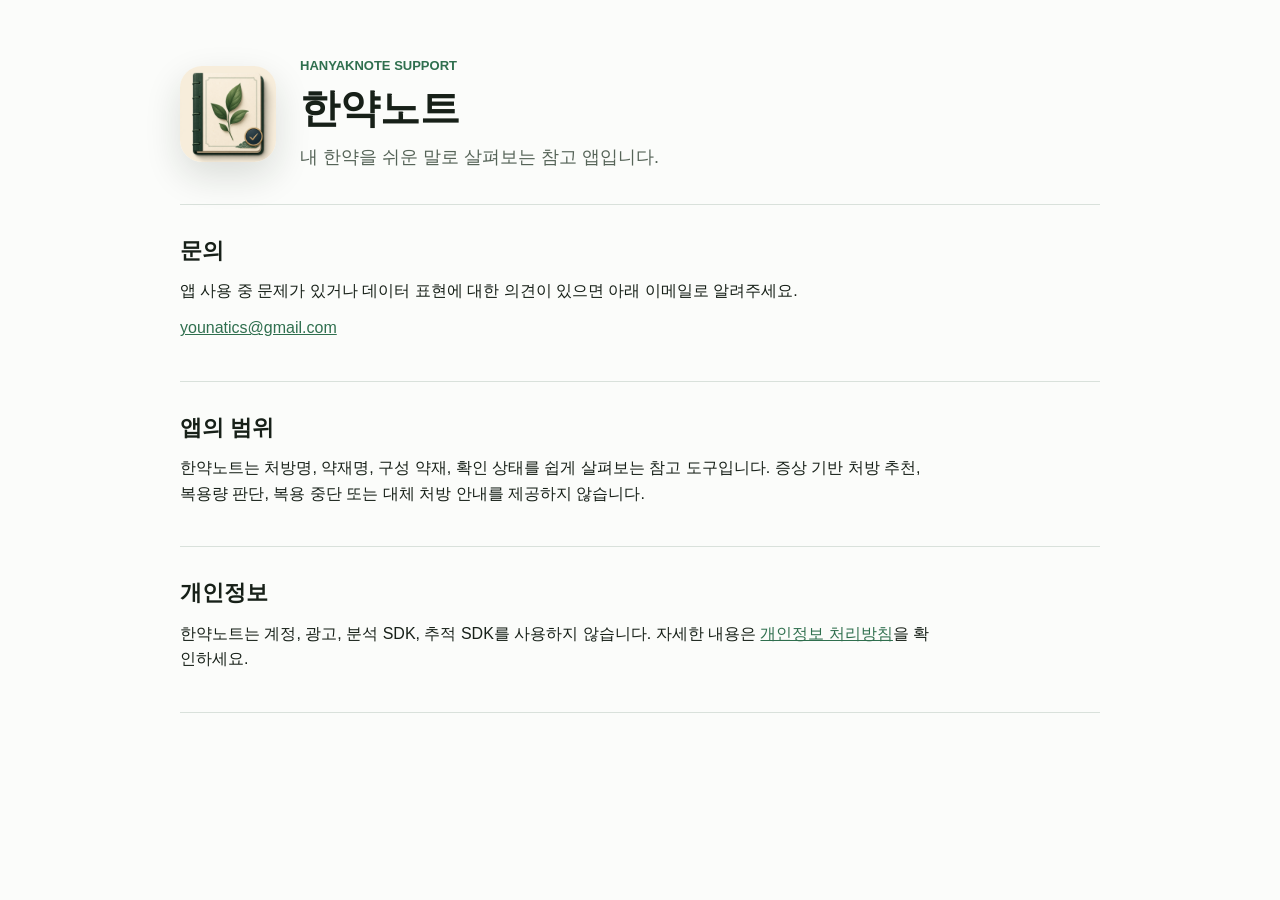
<file: index.html>
<!doctype html>
<html lang="ko">
<head>
  <meta charset="utf-8">
  <meta name="viewport" content="width=device-width, initial-scale=1">
  <title>한약노트 지원</title>
  <link rel="stylesheet" href="styles.css">
</head>
<body>
  <main class="page">
    <header class="hero">
      <img class="icon" src="assets/icon.png" alt="한약노트 앱 아이콘">
      <div>
        <p class="eyebrow">HanyakNote Support</p>
        <h1>한약노트</h1>
        <p class="lead">내 한약을 쉬운 말로 살펴보는 참고 앱입니다.</p>
      </div>
    </header>

    <section>
      <h2>문의</h2>
      <p>앱 사용 중 문제가 있거나 데이터 표현에 대한 의견이 있으면 아래 이메일로 알려주세요.</p>
      <p><a href="mailto:younatics@gmail.com">younatics@gmail.com</a></p>
    </section>

    <section>
      <h2>앱의 범위</h2>
      <p>한약노트는 처방명, 약재명, 구성 약재, 확인 상태를 쉽게 살펴보는 참고 도구입니다. 증상 기반 처방 추천, 복용량 판단, 복용 중단 또는 대체 처방 안내를 제공하지 않습니다.</p>
    </section>

    <section>
      <h2>개인정보</h2>
      <p>한약노트는 계정, 광고, 분석 SDK, 추적 SDK를 사용하지 않습니다. 자세한 내용은 <a href="privacy.html">개인정보 처리방침</a>을 확인하세요.</p>
    </section>
  </main>
</body>
</html>
</file>
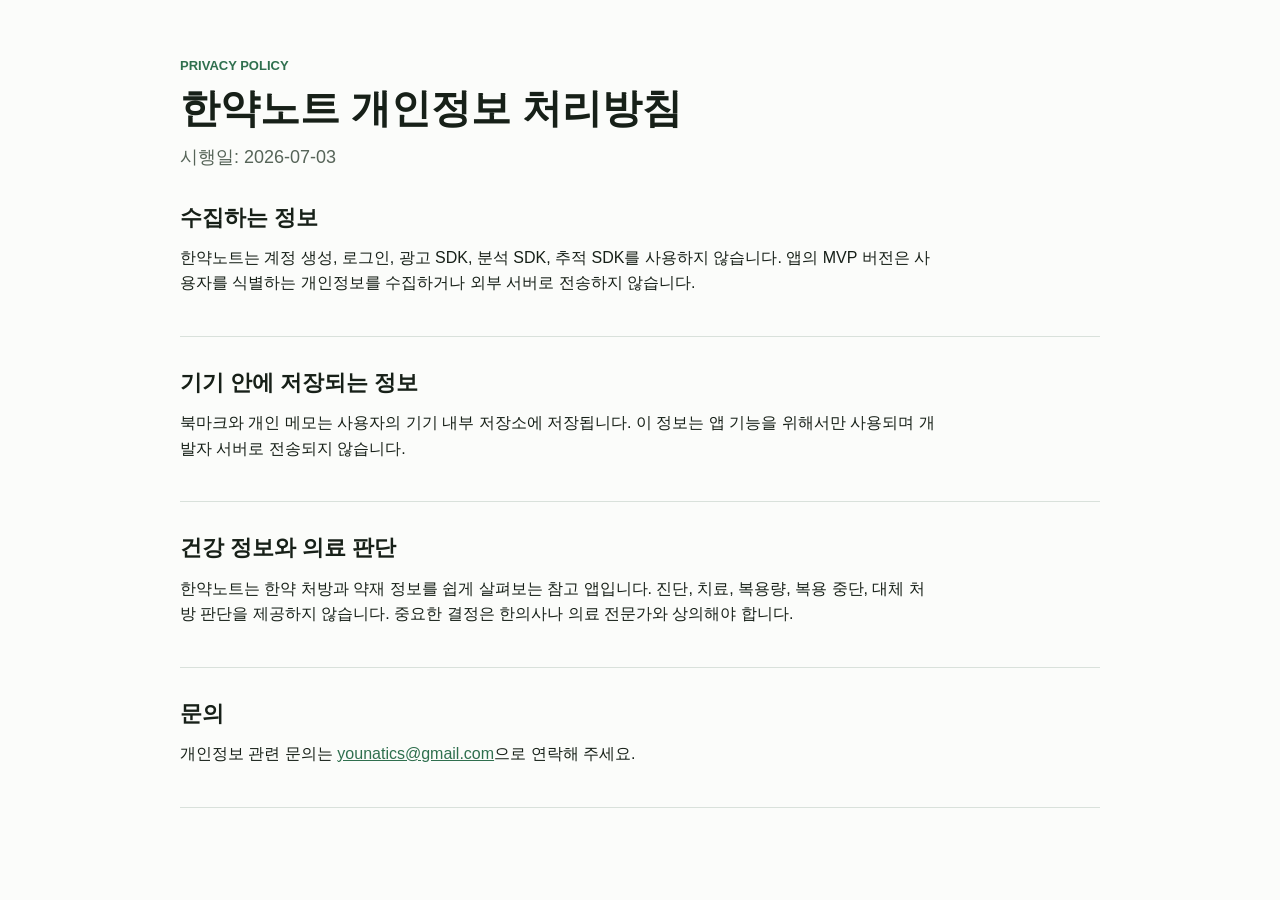
<file: privacy.html>
<!doctype html>
<html lang="ko">
<head>
  <meta charset="utf-8">
  <meta name="viewport" content="width=device-width, initial-scale=1">
  <title>한약노트 개인정보 처리방침</title>
  <link rel="stylesheet" href="styles.css">
</head>
<body>
  <main class="page">
    <header>
      <p class="eyebrow">Privacy Policy</p>
      <h1>한약노트 개인정보 처리방침</h1>
      <p class="lead">시행일: 2026-07-03</p>
    </header>

    <section>
      <h2>수집하는 정보</h2>
      <p>한약노트는 계정 생성, 로그인, 광고 SDK, 분석 SDK, 추적 SDK를 사용하지 않습니다. 앱의 MVP 버전은 사용자를 식별하는 개인정보를 수집하거나 외부 서버로 전송하지 않습니다.</p>
    </section>

    <section>
      <h2>기기 안에 저장되는 정보</h2>
      <p>북마크와 개인 메모는 사용자의 기기 내부 저장소에 저장됩니다. 이 정보는 앱 기능을 위해서만 사용되며 개발자 서버로 전송되지 않습니다.</p>
    </section>

    <section>
      <h2>건강 정보와 의료 판단</h2>
      <p>한약노트는 한약 처방과 약재 정보를 쉽게 살펴보는 참고 앱입니다. 진단, 치료, 복용량, 복용 중단, 대체 처방 판단을 제공하지 않습니다. 중요한 결정은 한의사나 의료 전문가와 상의해야 합니다.</p>
    </section>

    <section>
      <h2>문의</h2>
      <p>개인정보 관련 문의는 <a href="mailto:younatics@gmail.com">younatics@gmail.com</a>으로 연락해 주세요.</p>
    </section>
  </main>
</body>
</html>
</file>
<file: styles.css>
:root {
  color-scheme: light;
  --ink: #172018;
  --muted: #566458;
  --line: #d9e1db;
  --paper: #fbfcfa;
  --accent: #2f6f4e;
}

* {
  box-sizing: border-box;
}

body {
  margin: 0;
  color: var(--ink);
  background: var(--paper);
  font-family: -apple-system, BlinkMacSystemFont, "Apple SD Gothic Neo", "Helvetica Neue", Arial, sans-serif;
  line-height: 1.6;
}

a {
  color: var(--accent);
}

.page {
  width: min(920px, calc(100% - 40px));
  margin: 0 auto;
  padding: 56px 0 72px;
}

.hero {
  display: flex;
  gap: 24px;
  align-items: center;
  padding-bottom: 32px;
  border-bottom: 1px solid var(--line);
}

.icon {
  width: 96px;
  height: 96px;
  border-radius: 22px;
  box-shadow: 0 14px 36px rgba(23, 32, 24, 0.14);
}

.eyebrow {
  margin: 0 0 8px;
  color: var(--accent);
  font-size: 13px;
  font-weight: 700;
  letter-spacing: 0;
  text-transform: uppercase;
}

h1 {
  margin: 0;
  font-size: 40px;
  line-height: 1.15;
  letter-spacing: 0;
}

h2 {
  margin: 0 0 10px;
  font-size: 22px;
  letter-spacing: 0;
}

.lead {
  margin: 12px 0 0;
  color: var(--muted);
  font-size: 18px;
}

section {
  padding: 28px 0;
  border-bottom: 1px solid var(--line);
}

section p {
  max-width: 760px;
  margin: 0 0 12px;
}

@media (max-width: 640px) {
  .page {
    width: min(100% - 28px, 920px);
    padding-top: 32px;
  }

  .hero {
    align-items: flex-start;
    gap: 16px;
  }

  .icon {
    width: 72px;
    height: 72px;
    border-radius: 17px;
  }

  h1 {
    font-size: 32px;
  }
}
</file>
